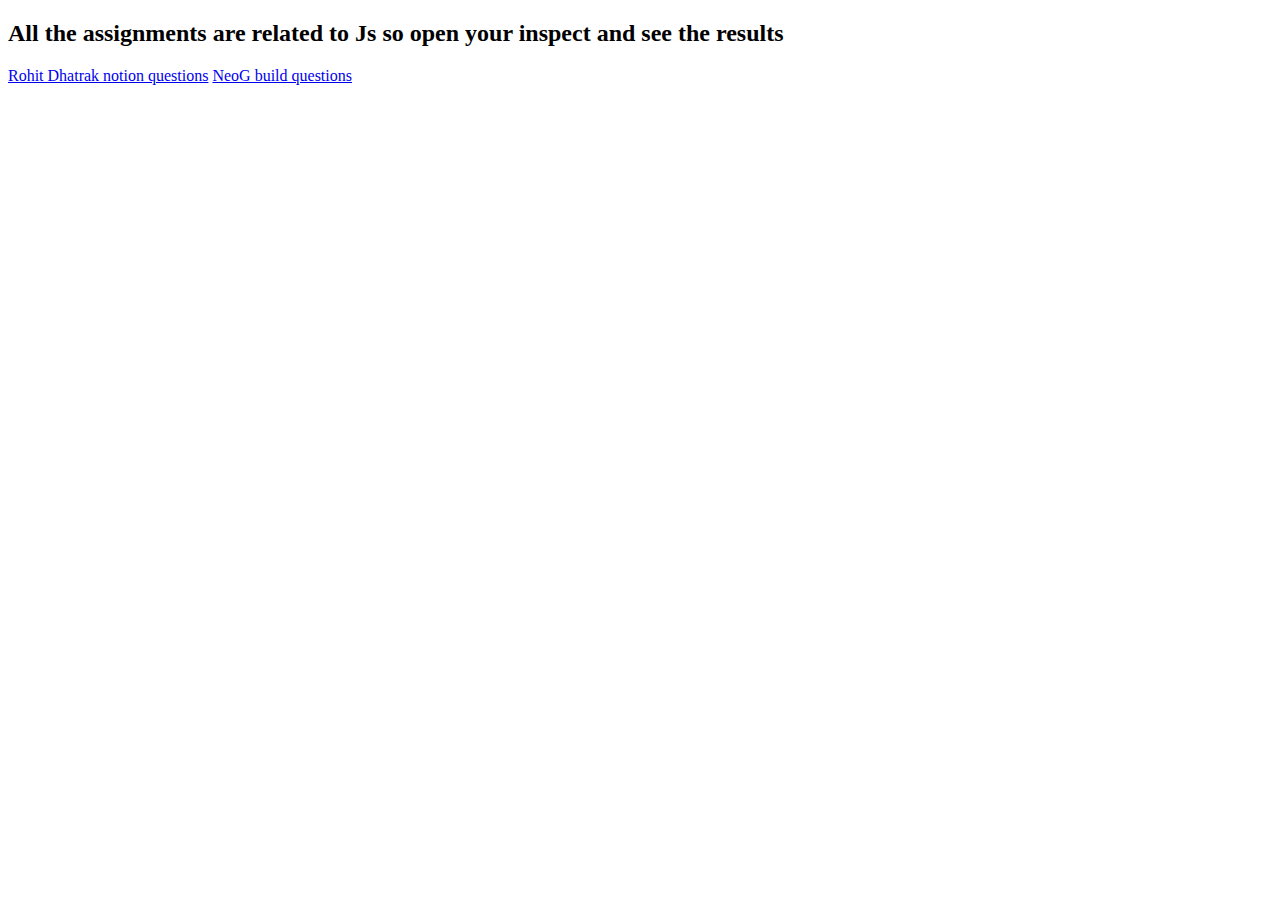
<file: week1/index.html>
<!DOCTYPE html>
<html lang="en">
<head>
    <meta charset="UTF-8">
    <meta http-equiv="X-UA-Compatible" content="IE=edge">
    <meta name="viewport" content="width=device-width, initial-scale=1.0">
    <title>Week 1 Assignments</title>
</head>
<body>
    <h2>All the assignments are related to Js so open your inspect and see the results</h2>
    <a href="es6.html">Rohit Dhatrak notion questions</a>
    <a href="build.html">NeoG build questions</a>
    
</body>

</html>
</file>
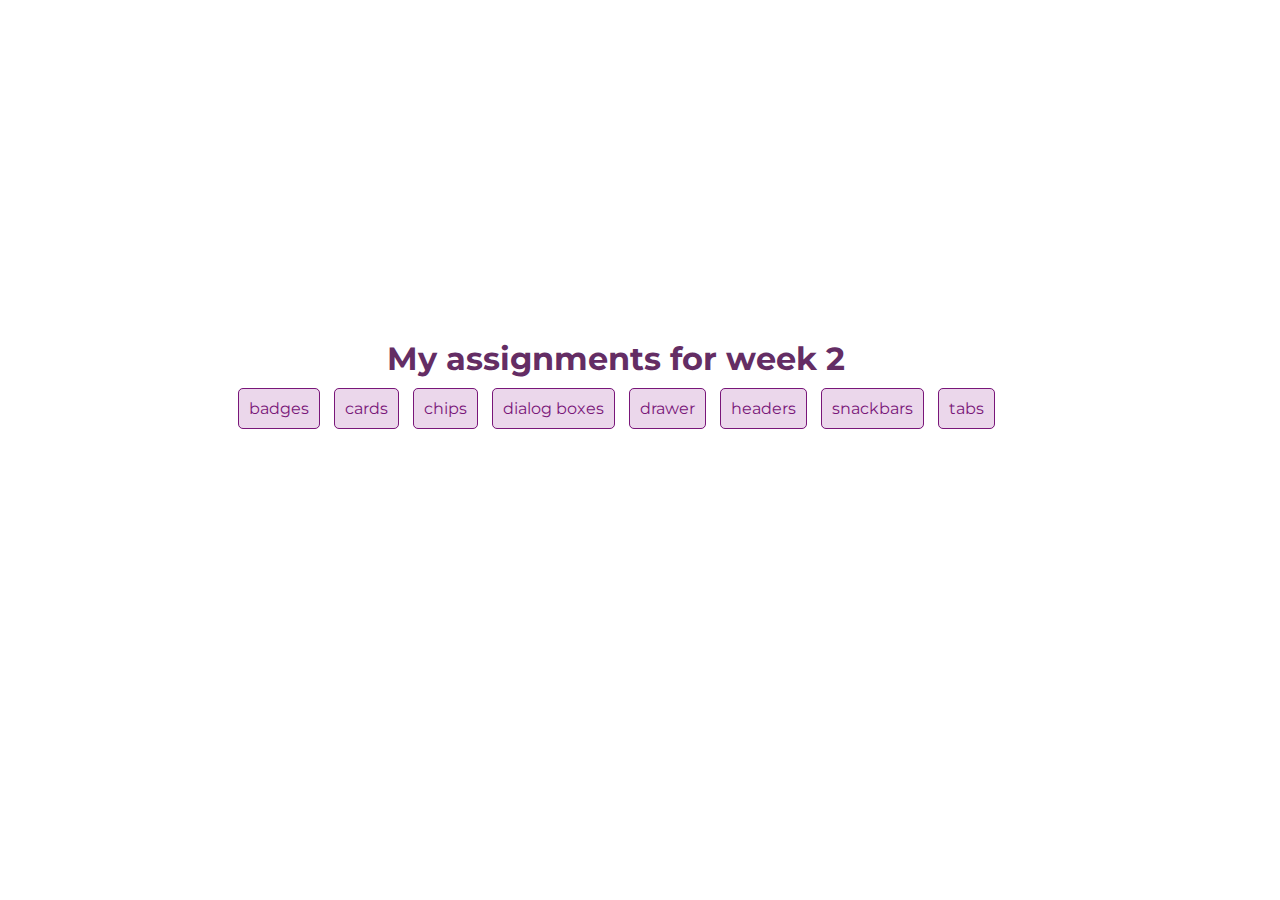
<file: week2.html>
<!DOCTYPE html>
<html lang="en">
<head>
    <meta charset="UTF-8">
    <meta http-equiv="X-UA-Compatible" content="IE=edge">
    <meta name="viewport" content="width=device-width, initial-scale=1.0">
    <link rel="preconnect" href="https://fonts.googleapis.com">
    <link rel="preconnect" href="https://fonts.gstatic.com" crossorigin>
    <link href="https://fonts.googleapis.com/css2?family=DM+Sans&family=Montserrat:wght@300;400&display=swap" rel="stylesheet">
    <link rel="stylesheet" href="week2.css">
    <title>Week 2 Assignment</title>
</head>
<body>
    <main class="main-container">
        <div class="main-head">
            <h1 class="heading">My assignments for week 2</h1>
            <a href="week2/badge/badge.html">badges</a>
            <a href="week2/card/card.html">cards</a>
            <a href="week2/chips/chips.html">chips</a>
            <a href="week2/dialog/dialog.html">dialog boxes</a>
            <a href="week2/drawer/drawer.html">drawer</a>
            <a href="week2/header/head.html">headers</a>
            <a href="week2/snackbar/snackbar.html">snackbars</a>
            <a href="week2/tabs/tab.html">tabs</a>    
        </div>
    </main>
</body>
</html>
</file>
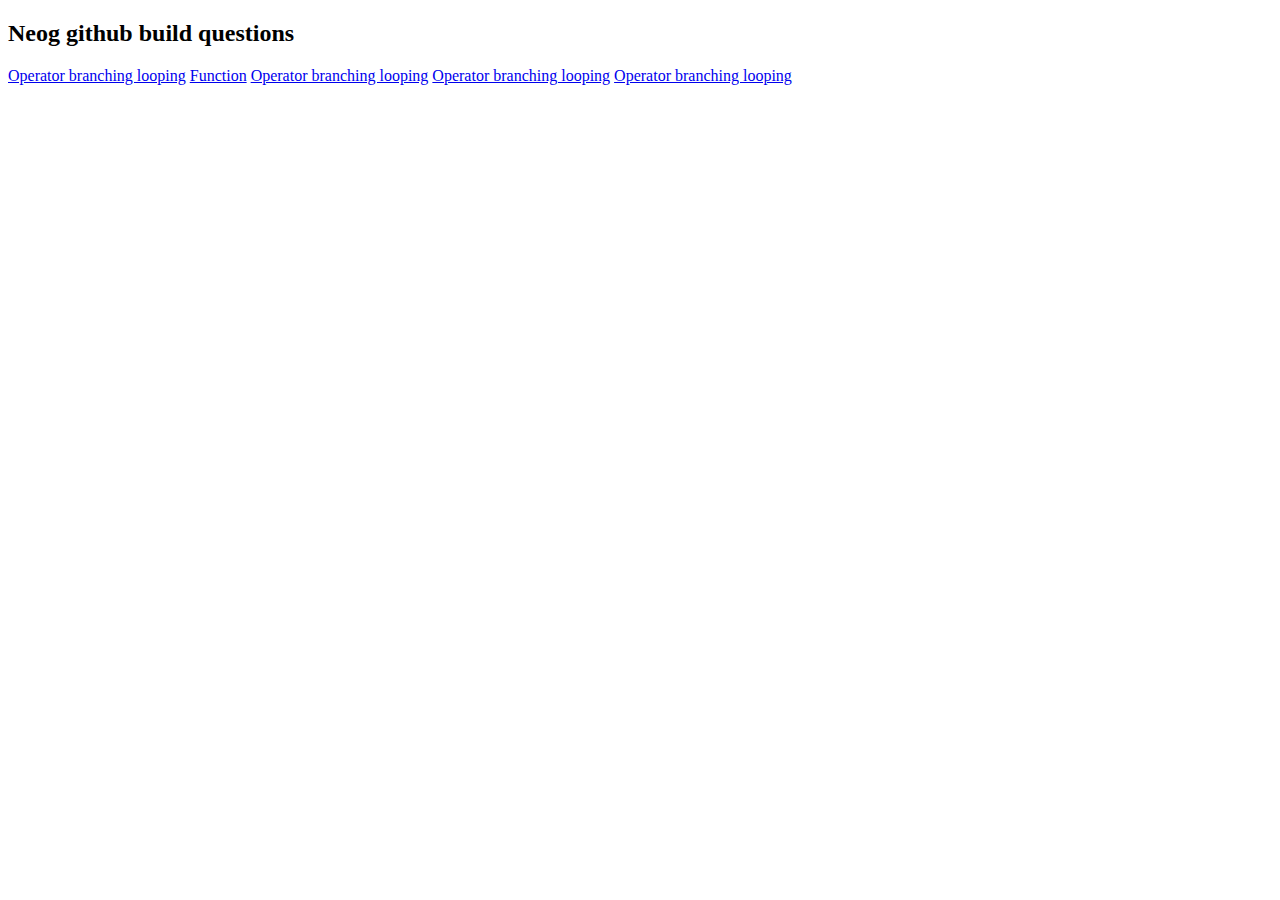
<file: week1/build.html>
<!DOCTYPE html>
<html lang="en">
<head>
    <meta charset="UTF-8">
    <meta http-equiv="X-UA-Compatible" content="IE=edge">
    <meta name="viewport" content="width=device-width, initial-scale=1.0">
    <title>Document</title>
</head>
<body>
    <h2>Neog github build questions</h2>
    <a href="first.html">Operator branching looping</a>
    <a href="second.html">Function</a>
    <a href="third.html">Operator branching looping</a>
    <a href="fourth.html">Operator branching looping</a>
    <a href="fifth.html">Operator branching looping</a>
    
</body>
</html>
</file>
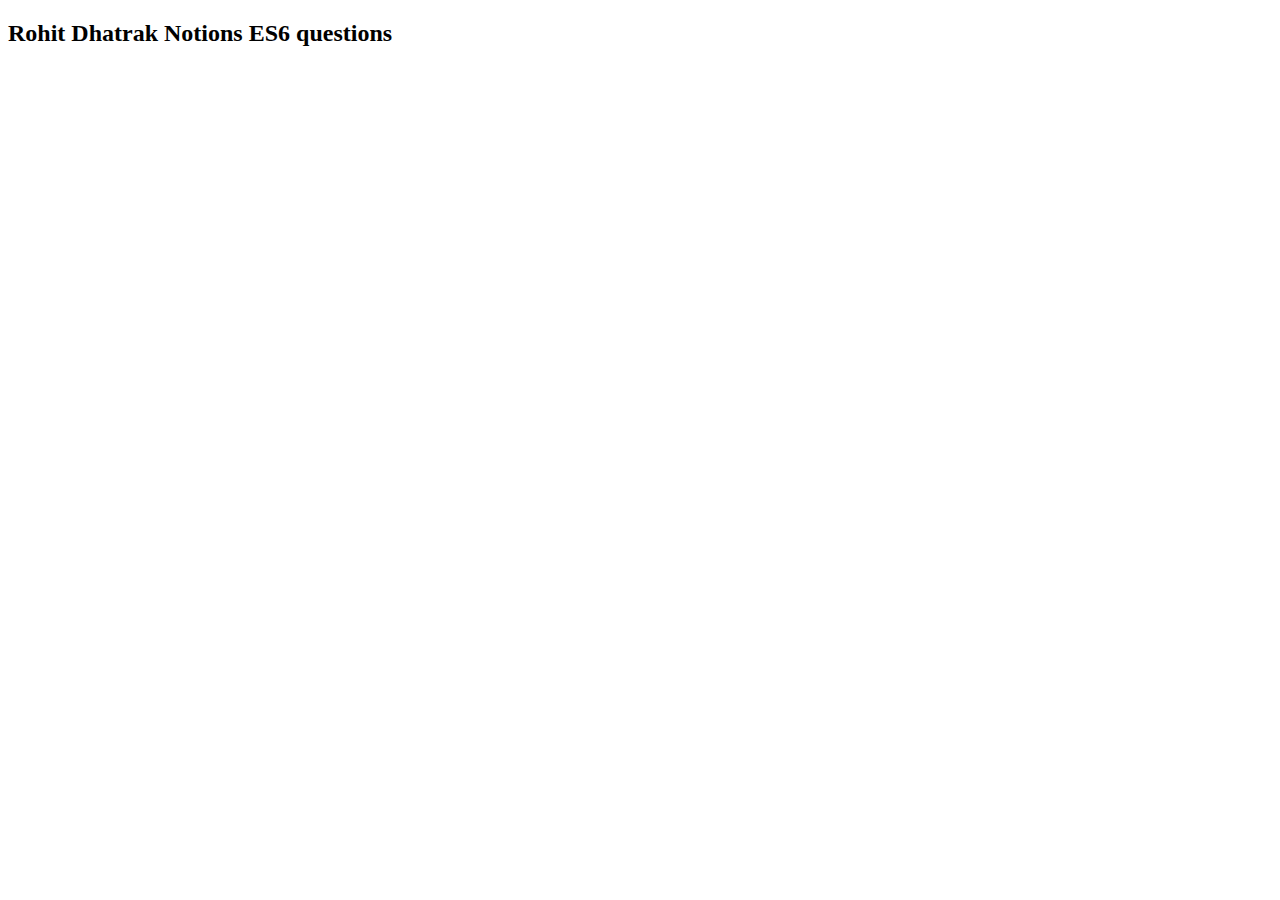
<file: week1/es6.html>
<!DOCTYPE html>
<html lang="en">
<head>
    <meta charset="UTF-8">
    <meta http-equiv="X-UA-Compatible" content="IE=edge">
    <meta name="viewport" content="width=device-width, initial-scale=1.0">
    <title>Document</title>
</head>
<body>
    <h2>Rohit Dhatrak Notions ES6 questions</h2>
    <script src="arrow_func.js"></script>
</body>
</html>
</file>
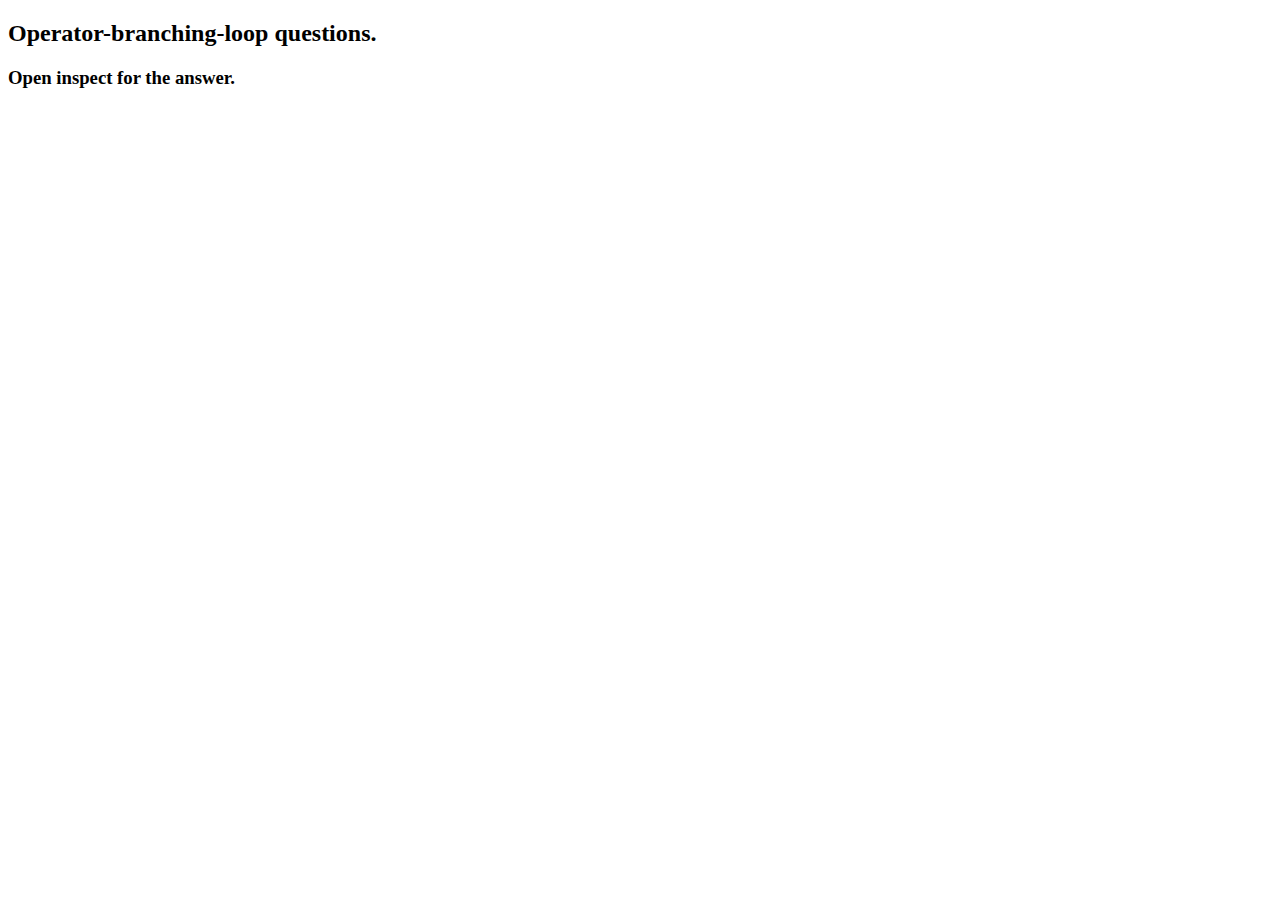
<file: week1/first.html>
<!DOCTYPE html>
<html lang="en">
<head>
    <meta charset="UTF-8">
    <meta http-equiv="X-UA-Compatible" content="IE=edge">
    <meta name="viewport" content="width=device-width, initial-scale=1.0">
    <title>Document</title>
</head>
<body>
    <h2>Operator-branching-loop questions.</h2>
    <h3>Open inspect for the answer.</h3>
    <script src="first.js"></script>
</body>
</html>
</file>
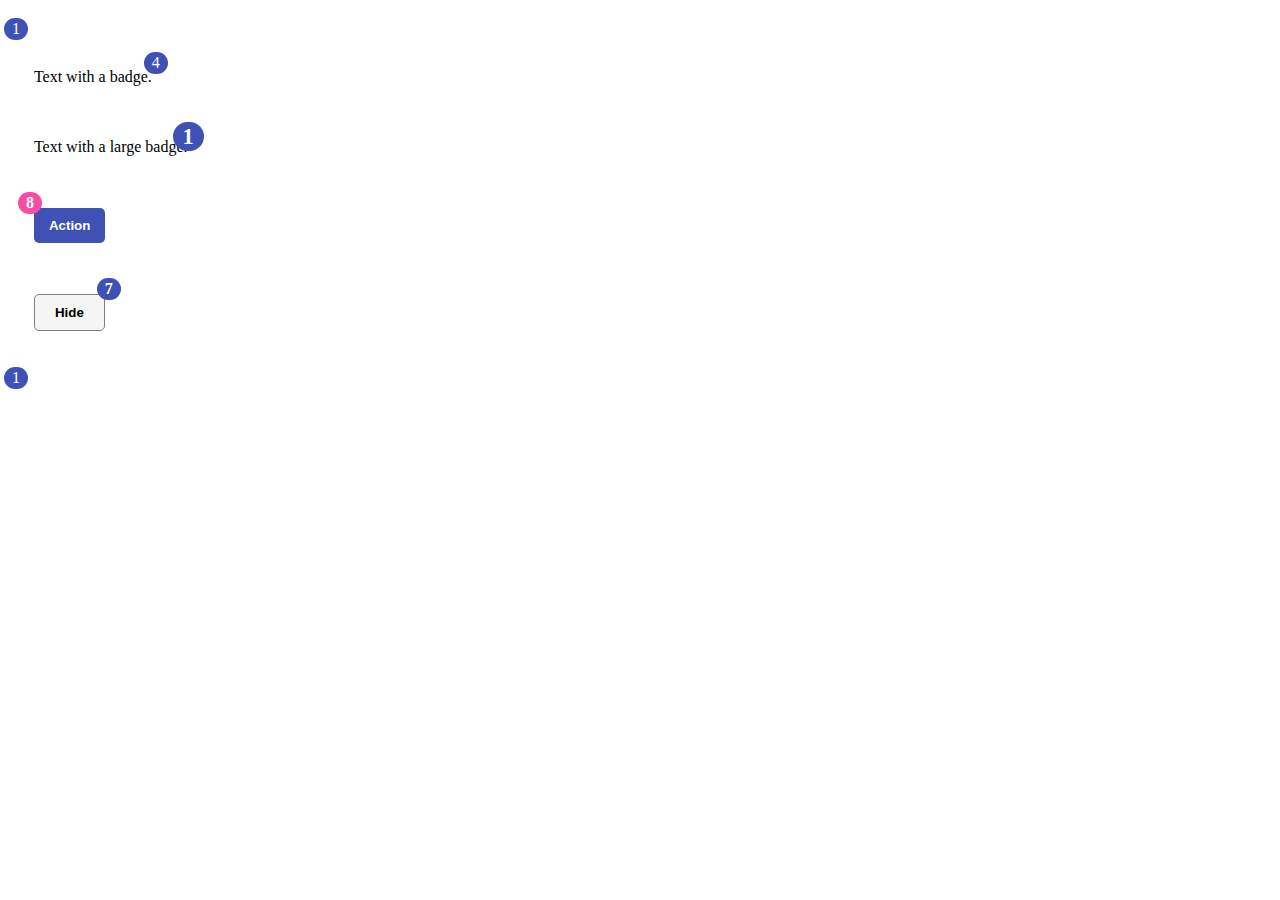
<file: week2/badge/badge.html>
<!DOCTYPE html>
<html lang="en">
<head>
    <meta charset="UTF-8">
    <meta http-equiv="X-UA-Compatible" content="IE=edge">
    <meta name="viewport" content="width=device-width, initial-scale=1.0">
    <link rel="stylesheet" href="https://pro.fontawesome.com/releases/v5.10.0/css/all.css" integrity="sha384-AYmEC3Yw5cVb3ZcuHtOA93w35dYTsvhLPVnYs9eStHfGJvOvKxVfELGroGkvsg+p" crossorigin="anonymous"/>
    <link rel="stylesheet" href="badge.css">
    <title>Badge</title>
</head>
<body>
    
    <div class="container">
        <i class="fas fa-envelope fa-7x"></i>
        <div class="badge">1</div>
    </div>

    <div class="cont">
        <div class="container-text">
            Text with a badge.
            <div class="badge-1">4</div>
        </div>
    </div>
    <div class="cont">
        <div class="container-text">
            Text with a large badge.
            <div class="badge-2">1</div>
        </div>
    </div>
    <div class="cont">
        <div class="container-text">
            <button class="action-btn">Action</button>
            <div class="badge-3">8</div>
        </div>
    </div>
    <div class="cont">
        <div class="container-text">
            <button class="hide-btn">Hide</button>
            <div class="badge-4">7</div>
        </div>
    </div>
    <div class="cont">
    <div class="container">
        <i class="fas fa-home fa-3x"></i>
        <div class="badge">1</div>
    </div>
</div>
    
</body>
</html>
</file>
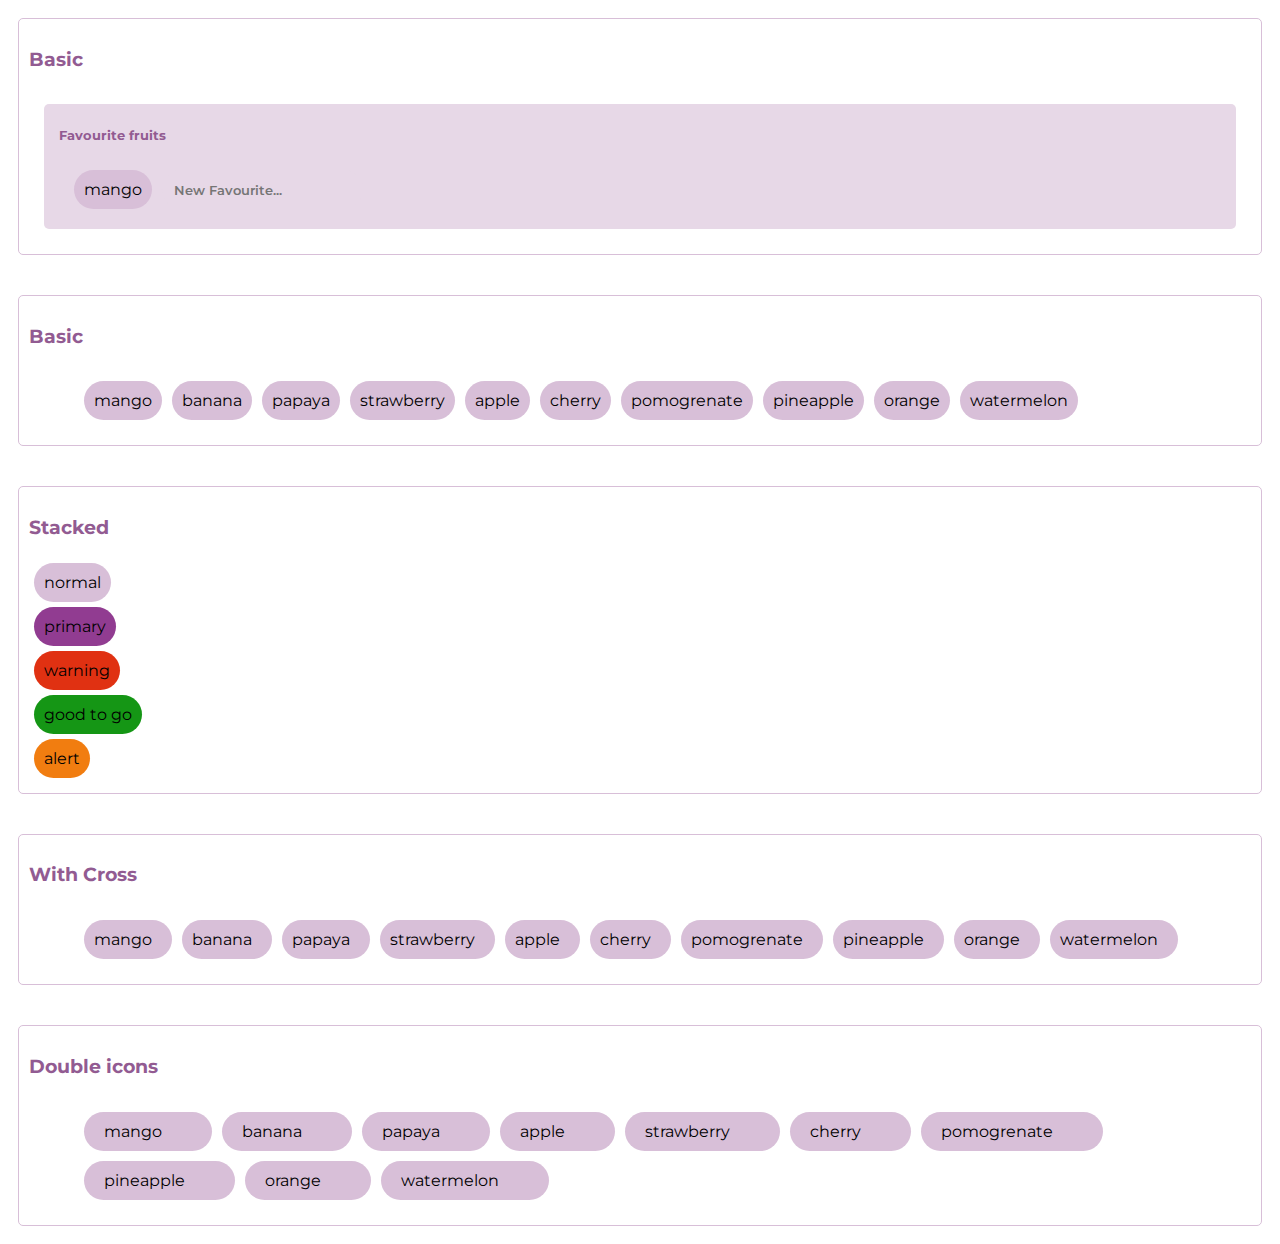
<file: week2/chips/chips.html>
<!DOCTYPE html>
<html lang="en">
<head>
    <meta charset="UTF-8">
    <meta http-equiv="X-UA-Compatible" content="IE=edge">
    <meta name="viewport" content="width=device-width, initial-scale=1.0">
    <link rel="stylesheet" href="https://pro.fontawesome.com/releases/v5.10.0/css/all.css" integrity="sha384-AYmEC3Yw5cVb3ZcuHtOA93w35dYTsvhLPVnYs9eStHfGJvOvKxVfELGroGkvsg+p" crossorigin="anonymous"/>
    <link rel="preconnect" href="https://fonts.googleapis.com">
    <link rel="preconnect" href="https://fonts.gstatic.com" crossorigin>
    <link href="https://fonts.googleapis.com/css2?family=DM+Sans&family=Montserrat:wght@300;400&display=swap" rel="stylesheet">
    <link rel="stylesheet" href="chips.css">
    <title>Chips</title>
</head>
<body>
    <div class="container">
        <div class="find-container main-container">
            <header class="head">
                <h3>Basic</h3>
            </header>
            <div class="chips-container marginned">
                <h5>Favourite fruits</h5>
                <ul class="chips-list margin">
                    <li class="list-item input">mango</li>
                    <li class="list-item input user-input"> <input type="text" class="input-fruit" placeholder="New Favourite..."></li>
                </ul>
                
            </div>
        </div>
        <div class="basic-container main-container">
            <header class="head">
                <h3>Basic</h3>
            </header>
            <div class="chips-container">
                <ul class="chips-list">
                    <li class="list-item ">mango</li>
                    <li class="list-item ">banana</li>
                    <li class="list-item ">papaya</li>
                    <li class="list-item ">strawberry</li>
                    <li class="list-item ">apple</li>
                    <li class="list-item ">cherry</li>
                    <li class="list-item ">pomogrenate</li>
                    <li class="list-item ">pineapple</li>
                    <li class="list-item ">orange</li>
                    <li class="list-item ">watermelon</li>
                </ul>
            </div>
        </div>
        <div class="stacked-container main-container">
            <header class="head">
                <h3>Stacked</h3>
            </header>
            <div class="chips-container ">
                <div class="list-item stacked normal">normal</div>
                <div class="list-item stacked primary">primary</div>
                <div class="list-item stacked warning">warning</div>
                <div class="list-item stacked good">good to go</div>
                <div class="list-item stacked alert">alert</div>
            </div>
        </div>
        <div class="dismissing-container main-container">
            <header class="head">
                <h3>With Cross</h3>
            </header>
            <div class="chips-container">
                <ul class="chips-list">
                    <li class="list-item">mango<span class="icon-cross"><i class="fal fa-times-circle"></i></span></li>
                    <li class="list-item">banana<span class="icon-cross"><i class="fal fa-times-circle"></i></span></li>
                    <li class="list-item">papaya<span class="icon-cross"><i class="fal fa-times-circle"></i></span></li>
                    <li class="list-item">strawberry<span class="icon-cross"><i class="fal fa-times-circle"></i></span></li>
                    <li class="list-item">apple<span class="icon-cross"><i class="fal fa-times-circle"></i></span></li>
                    <li class="list-item">cherry<span class="icon-cross"><i class="fal fa-times-circle"></i></span></li>
                    <li class="list-item">pomogrenate<span class="icon-cross"><i class="fal fa-times-circle"></i></span></li>
                    <li class="list-item">pineapple<span class="icon-cross"><i class="fal fa-times-circle"></i></span></li>
                    <li class="list-item">orange<span class="icon-cross"><i class="fal fa-times-circle"></i></span></li>
                    <li class="list-item">watermelon<span class="icon-cross"><i class="fal fa-times-circle"></i></span></li>
                </ul>
            </div>
        </div>
        <div class="double-icons-container main-container">
            <header class="head">
                <h3>Double icons</h3>
            </header>
            <div class="chips-container">
                <ul class="chips-list">
                    <li class="list-item flex-list">
                        <span class="left "><i class="fal fa-seedling"></i>mango</span>
                        <span class="right"><i class="fal fa-times-circle"></i></span>
                    </li>
                    <li class="list-item flex-list">
                        <span class="left "><i class="fal fa-seedling"></i>banana</span>
                        <span class="right"><i class="fal fa-times-circle"></i></span>
                    </li>
                    <li class="list-item flex-list">
                        <span class="left"><i class="fal fa-seedling"></i>papaya</span>
                        <span class="right"><i class="fal fa-times-circle"></i></span>
                    </li>
                    <li class="list-item flex-list">
                        <span class="left"><i class="fal fa-seedling"></i>apple</span>
                        <span class="right"><i class="fal fa-times-circle"></i></span>
                    </li>
                    <li class="list-item flex-list">
                        <span class="left"><i class="fal fa-seedling"></i>strawberry</span>
                        <span class="right"><i class="fal fa-times-circle"></i></span>
                    </li>
                    <li class="list-item flex-list">
                        <span class="left"><i class="fal fa-seedling"></i>cherry</span>
                        <span class="right"><i class="fal fa-times-circle"></i></span>
                    </li>
                    <li class="list-item flex-list">
                        <span class="left"><i class="fal fa-seedling"></i>pomogrenate</span>
                        <span class="right"><i class="fal fa-times-circle"></i></span>
                    </li>
                    <li class="list-item flex-list">
                        <span class="left"><i class="fal fa-seedling"></i>pineapple</span>
                        <span class="right"><i class="fal fa-times-circle"></i></span>
                    </li>
                    <li class="list-item flex-list">
                        <span class="left"><i class="fal fa-seedling"></i>orange</span>
                        <span class="right"><i class="fal fa-times-circle"></i></span>
                    </li>
                    <li class="list-item flex-list">
                        <span class="left"><i class="fal fa-seedling"></i>watermelon</span>
                        <span class="right"><i class="fal fa-times-circle"></i></span>
                    </li>
                    
                </ul>
            </div>
        </div>
        
    </div>
</body>
</html>
</file>
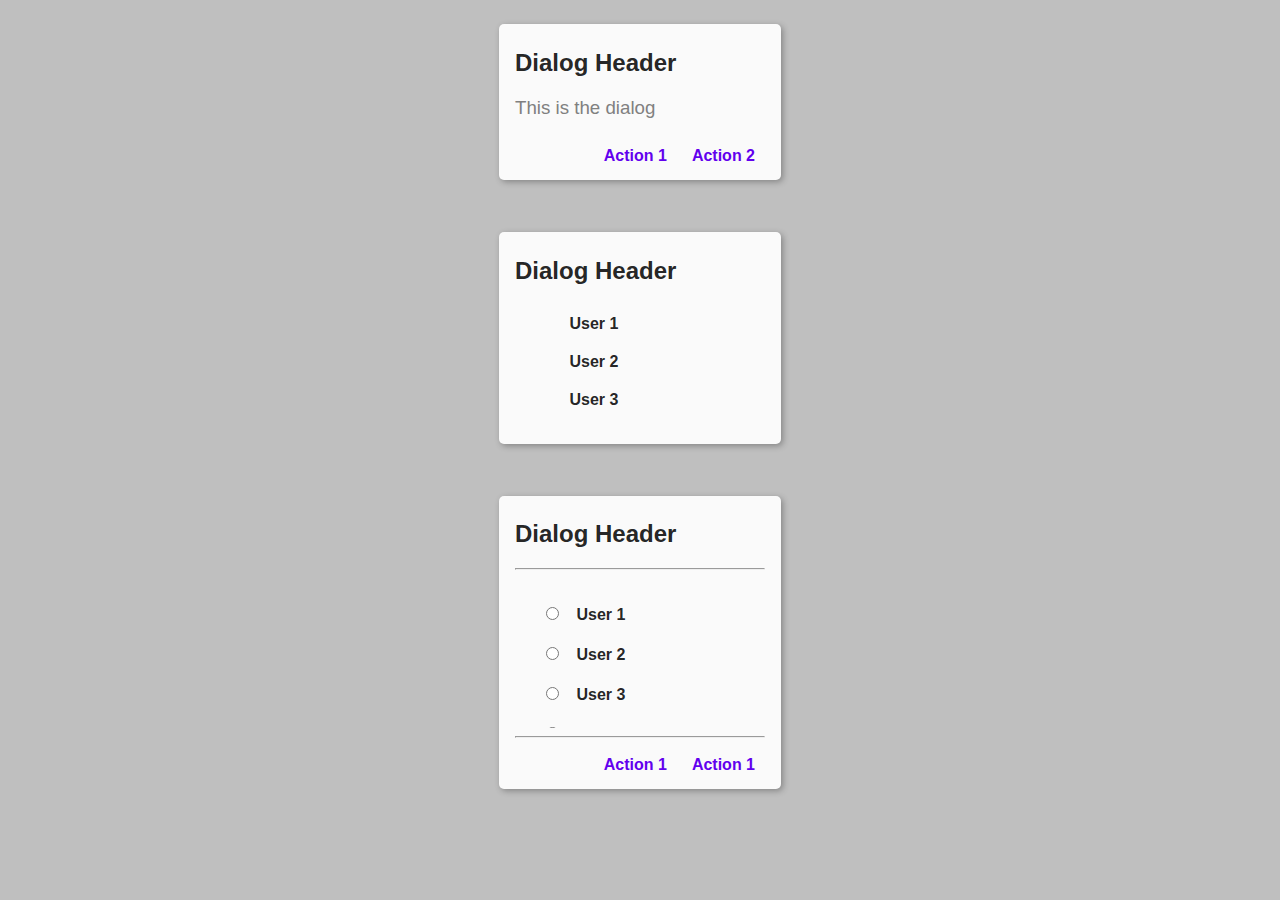
<file: week2/dialog/dialog.html>
<!DOCTYPE html>
<html lang="en">

<head>
    <meta charset="UTF-8">
    <meta http-equiv="X-UA-Compatible" content="IE=edge">
    <meta name="viewport" content="width=device-width, initial-scale=1.0">
    <link rel="stylesheet" href="https://pro.fontawesome.com/releases/v5.10.0/css/all.css"
        integrity="sha384-AYmEC3Yw5cVb3ZcuHtOA93w35dYTsvhLPVnYs9eStHfGJvOvKxVfELGroGkvsg+p" crossorigin="anonymous" />
    <link rel="stylesheet" href="dialog.css">
    <title>Dialog</title>
</head>

<body>
    <main class="container">
        <article class="main-article alert">
            <header class="headline">
                <h2>Dialog Header</h2>
            </header>
            <h3 class="para">This is the dialog</h3>
            <div class="options">
                <button class="action-btn">Action 1</button>
                <button class="action-btn">Action 2</button>
            </div>
        </article>

        <article class="main-article alert">
            <header class="headline">
                <h2>Dialog Header</h2>
            </header>
            <div class="user-list">
                <ul class="list">
                    <li><span class="icon"><i class="fal fa-user fa-2x"></i></span>
                        <span class="name">User 1 </span></li>
                    <li><span class="icon"><i class="fal fa-user fa-2x"></i></span>
                        <span class="name">User 2 </span></li>
                    <li><span class="icon"><i class="fal fa-user fa-2x"></i></span>
                        <span class="name">User 3 </span></li>
                </ul>
            </div>
        </article>

        <article class="main-article confirmation">
            <header class="headline">
                <h2>Dialog Header</h2>
            </header>

            <hr>

            <div class="user-choose">
                <ul class="list2">
                    <li class="choosing-list">
                        <input type="radio" class="user-name" name="users">
                        <label for="users">User 1 </label>
                    <li class="choosing-list">
                        <input type="radio" class="user-name" name="users">
                        <label for="users">User 2 </label>
                    <li class="choosing-list">
                        <input type="radio" class="user-name" name="users">
                        <label for="users">User 3 </label>
                    <li class="choosing-list">
                        <input type="radio" class="user-name" name="users">
                        <label for="users">User 4 </label>
                    <li class="choosing-list">
                        <input type="radio" class="user-name" name="users">
                        <label for="users">User 5 </label>
                </ul>
            </div>
            <hr>
            <div class="options">
                <button class="action-btn">Action 1</button>
                <button class="action-btn">Action 1</button>
            </div>
        </article>
    </main>
</body>

</html>
</file>
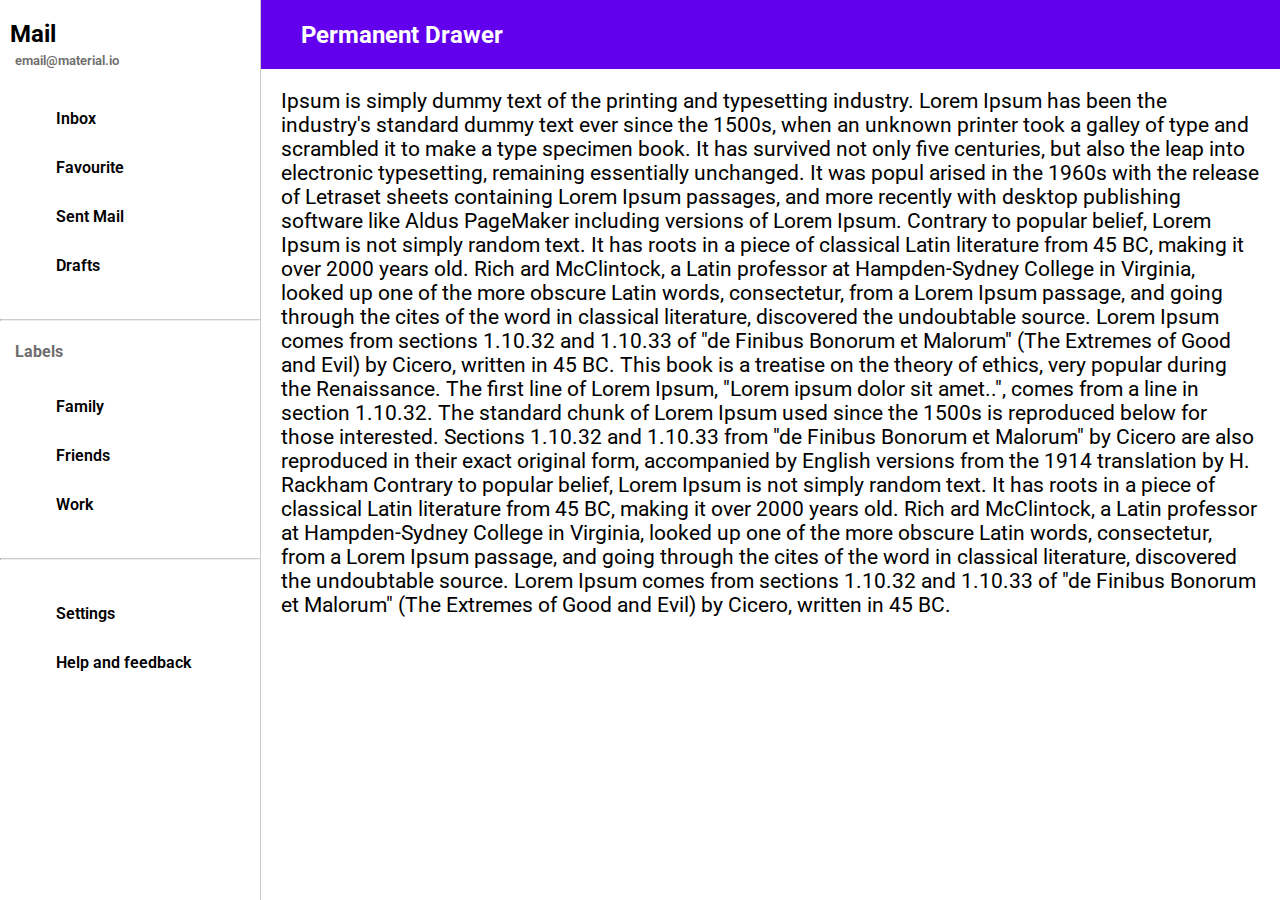
<file: week2/drawer/drawer.html>
<!DOCTYPE html>
<html lang="en">
<head>
    <meta charset="UTF-8">
    <meta http-equiv="X-UA-Compatible" content="IE=edge">
    <meta name="viewport" content="width=device-width, initial-scale=1.0">
    <link rel="stylesheet" href="https://pro.fontawesome.com/releases/v5.10.0/css/all.css" integrity="sha384-AYmEC3Yw5cVb3ZcuHtOA93w35dYTsvhLPVnYs9eStHfGJvOvKxVfELGroGkvsg+p" crossorigin="anonymous"/>
    <link rel="preconnect" href="https://fonts.googleapis.com">
    <link rel="preconnect" href="https://fonts.gstatic.com" crossorigin>
    <link href="https://fonts.googleapis.com/css2?family=DM+Sans&family=Roboto:wght@100;300&display=swap" rel="stylesheet">
    <link rel="stylesheet" href="drawer.css">
    <title>Drawer</title>
</head>
<body>
    <div class="main-container">
        <article  class="drawer border">
            <div class="heading">
                <h2 class="head">Mail</h2>
                <h5>email@material.io</h5>
            </div>
            
            <div class="user-choose">
                <ul class="list2">
                    <li class="choosing-list">
                        <span><i class="fad fa-inbox"></i></span>
                        <span>Inbox</span></li>
                    <li class="choosing-list">
                        <span><i class="fas fa-star"></i></span>
                        <span>Favourite</span></li>
                    <li class="choosing-list"> 
                        <span><i class="fad fa-paper-plane"></i></span>
                        <span>Sent Mail</span></li>
                    <li class="choosing-list"> 
                        <span><i class="fad fa-envelope-open"></i></span>
                        <span>Drafts</span></li>
                </ul>
                    <hr>
                    <h4 class="label">Labels</h4>
                <ul class="list2">
                    <li class="choosing-list">
                        <span><i class="fas fa-bookmark"></i></span>
                        <span>Family</span></li>
                    <li class="choosing-list">
                        <span><i class="fas fa-bookmark"></i></span>
                        <span>Friends</span></li>
                    <li class="choosing-list"> 
                        <span><i class="fas fa-bookmark"></i></span>
                        <span>Work</span></li>
                    </ul>
                    <hr>
                    <ul class="list2">
                        <li class="choosing-list">
                            <span><i class="fad fa-cog"></i></span>
                            <span>Settings</span></li>
                        <li class="choosing-list">
                            <span><i class="fad fa-info-square"></i></span>
                            <span>Help and feedback</span></li>
                        
                        </ul>
            </div>
            
            
        </article>
        <div class="complete-area">
            <div class="content-head">
                <h3>Permanent Drawer</h3>
            </div>
            <main class="content">
            
                 Ipsum is simply dummy text of the printing and typesetting industry. Lorem Ipsum has been the industry's standard dummy text ever since the 1500s, when an unknown printer took a galley of type and 
            
                scrambled it to make a type specimen book. It has survived not only five centuries, but also the leap into electronic typesetting, remaining essentially unchanged. It was popul
                arised in the 1960s with the release of Letraset sheets containing Lorem Ipsum passages, and more recently with desktop publishing software like Aldus PageMaker including versions of Lorem Ipsum.
                Contrary to popular belief, Lorem Ipsum is not simply random text. It has roots in a piece of classical Latin literature from 45 BC, making it over 2000 years old. Rich
                ard McClintock, a Latin professor at Hampden-Sydney College in Virginia, looked up one of the more obscure Latin words, consectetur, from a Lorem Ipsum passage, and going through the cites of the word in classical literature, discovered the undoubtable source. Lorem Ipsum comes from sections 1.10.32 and 1.10.33 of "de Finibus Bonorum et Malorum" (The Extremes of Good and Evil) by Cicero, written in 45 BC. This book is a treatise on the theory of ethics, very popular during the Renaissance. The first line of Lorem Ipsum, "Lorem ipsum dolor sit amet..", comes from a line in section 1.10.32.

                The standard chunk of Lorem Ipsum used since the 1500s is reproduced below for those interested. Sections 1.10.32 and 1.10.33 from "de Finibus Bonorum et Malorum" by Cicero are also reproduced in their exact original form, accompanied by English versions from the 1914 translation by H. Rackham
                Contrary to popular belief, Lorem Ipsum is not simply random text. It has roots in a piece of classical Latin literature from 45 BC, making it over 2000 years old. Rich
                ard McClintock, a Latin professor at Hampden-Sydney College in Virginia, looked up one of the more obscure Latin words, consectetur, from a Lorem Ipsum passage, and going through the cites of the word in classical literature, discovered the undoubtable source. Lorem Ipsum comes from sections 1.10.32 and 1.10.33 of "de Finibus Bonorum et Malorum" (The Extremes of Good and Evil) by Cicero, written in 45 BC.
                
            
        </main>
    </div>
</div>
</body>
</html>
</file>
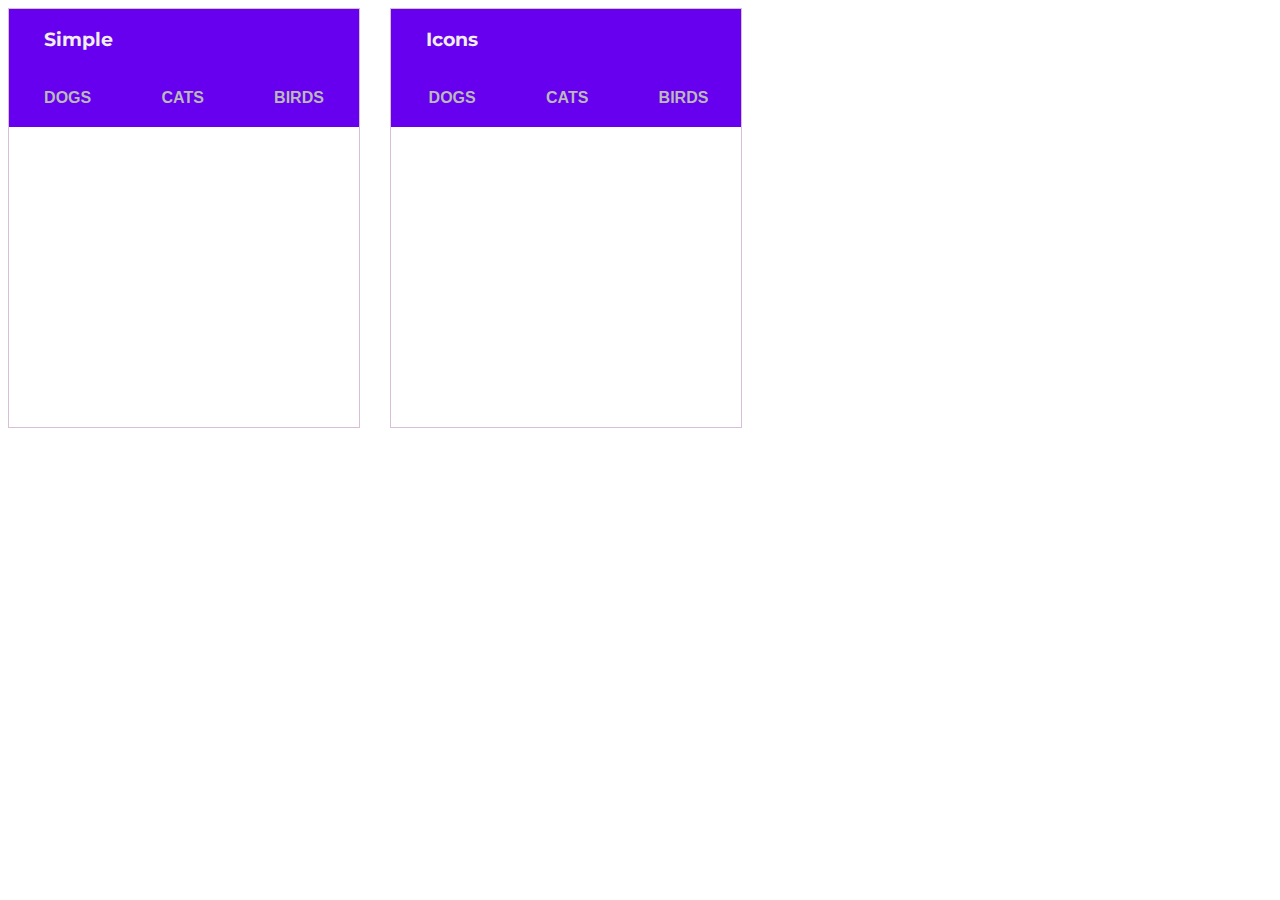
<file: week2/tabs/tab.html>
<!DOCTYPE html>
<html lang="en">
<head>
    <meta charset="UTF-8">
    <meta http-equiv="X-UA-Compatible" content="IE=edge">
    <meta name="viewport" content="width=device-width, initial-scale=1.0">
    <link rel="stylesheet" href="https://pro.fontawesome.com/releases/v5.10.0/css/all.css" integrity="sha384-AYmEC3Yw5cVb3ZcuHtOA93w35dYTsvhLPVnYs9eStHfGJvOvKxVfELGroGkvsg+p" crossorigin="anonymous"/>
    <link rel="preconnect" href="https://fonts.googleapis.com">
    <link rel="preconnect" href="https://fonts.gstatic.com" crossorigin>
    <link href="https://fonts.googleapis.com/css2?family=DM+Sans&family=Montserrat:wght@300;400&display=swap" rel="stylesheet">
    <link rel="stylesheet" href="tab.css">
    <title>Tabs</title>
</head>
<body>
    <main class="container">
        <article class="main-container">
    
    <header class="heading">
        
        <h3><i class="far fa-bars ham"></i>Simple</h3>
        <div class="side-icons">
            <ul class="list">
                <li class="list-item"><i class="fas fa-share-alt"></i></li>
                <li class="list-item"><i class="far fa-search"></i></li>
                <li class="list-item"><i class="fas fa-ellipsis-v"></i></li>
            </ul>
        </div>
    </header>
    <div class="tabs">
        <button class="tab-btn">DOGS</button>
        <button class="tab-btn">CATS</button>
        <button class="tab-btn">BIRDS</button>
    </div>
    <div class="space">

    </div>
</article>
<article class="main-container">
    
    <header class="heading">
        
        <h3><i class="far fa-bars ham"></i>Icons</h3>
        <div class="side-icons">
            <ul class="list">
                <li class="list-item"><i class="fas fa-share-alt"></i></li>
                <li class="list-item"><i class="far fa-search"></i></li>
                <li class="list-item"><i class="fas fa-ellipsis-v"></i></li>
            </ul>
        </div>
    </header>
    <div class="tabs">
        <button class="tab-btn"><i class="fas fa-dog icons"></i>DOGS</button>
        <button class="tab-btn"><i class="fas fa-cat icons"></i>CATS</button>
        <button class="tab-btn"><i class="fab fa-earlybirds icons"></i>BIRDS</button>
    </div>
    <div class="space">

    </div>
</article>
<!-- <article class="main-container">
    
    <header class="heading">
        
        <h3><i class="far fa-bars ham"></i>Icons</h3>
        <div class="side-icons">
            <ul class="list">
                <li class="list-item"><i class="fas fa-share-alt"></i></li>
                <li class="list-item"><i class="far fa-search"></i></li>
                <li class="list-item"><i class="fas fa-ellipsis-v"></i></li>
            </ul>
        </div>
    </header>
    <div class="tabs width">
        <button class="tab-btn"><i class="fas fa-dog icons"></i>DOGS</button>
        <button class="tab-btn"><i class="fas fa-cat icons"></i>CATS</button>
        <button class="tab-btn"><i class="fab fa-earlybirds icons"></i>BIRDS</button>
        <button class="tab-btn"><i class="fas fa-dog icons"></i>DOGS</button>
        <button class="tab-btn"><i class="fas fa-cat icons"></i>CATS</button>
        <button class="tab-btn"><i class="fab fa-earlybirds icons"></i>BIRDS</button>
    </div>
    <div class="space">

    </div>
</article> -->
</main>
</body>
</html>
</file>
<file: week2.css>
html{
    font-size: 100%; 
   font-family: 'DM Sans', sans-serif;
   font-family: 'Montserrat', sans-serif;

}
body{
    display: flex;
    justify-content: center;
    align-items: center;
    height: 80vh;
    width: 95%;
}
main{
    text-align: center;
}
a{
    width:fit-content;
    padding: 10px;
    margin: 5px;
    background-color: rgb(235, 215, 235);
    border-radius: 5px;
    border: 1px solid rgb(121, 22, 121);
    color: rgb(121, 22, 121);
    text-decoration: none;
}
h1{
    color: rgb(100, 45, 100);
}
</file>
<file: week2/badge/badge.css>
html{
    font-size: 100%;
}

/* container for envelope div */
.container{
    position: relative;
    display: inline-block;
    margin:10px;
    padding: 5px;

}
/* badge properties for envelope icon  */
.badge{
    background-color: #3f51b5;
    color: white;
    position: absolute;
    
    right: 0;
    top: 0;
    border: none;
    border-radius: 1rem;
    padding: 2px 0.5rem 2px 0.5rem; 
}

/* container properties with badge with texts */
.container-text{
    position: relative; 
    display: inline-block;
    margin: 0.62rem;
    padding: 1rem;
    
}

/* small badge properties */
.badge-1{
    background-color: #3f51b5;
    color: white;
    position: absolute;
    right: 0;
    top: 0;
    border: none;
    border-radius: 1rem;
    padding: 2px 0.5rem 2px 0.5rem; 
}

/* large badge properties */
.badge-2{
    background-color: #3f51b5;
    color: white;
    position: absolute;
    font-size: 140%;
    width: 15px;
    height: 25px;
    font-weight: bold;
    text-align: center;
    right: 0;
    top: 0;
    border: none;
    border-radius: 1rem;
    padding: 2px 0.5rem 2px 0.5rem; 
}
/* action button properties */
.action-btn{
    border: none;
    border-radius: 5px;
    background-color: #3f51b5;
    padding: 10px 15px 10px 15px;
    color: white;
    font-weight: bold;
    cursor: pointer;
}
/* action button badge properties */
.badge-3{
    background-color: rgb(250, 76, 163);
    color: white;
    position: absolute;
    left: 0;
    top: 0;
    border: none;
    border-radius: 1rem;
    font-weight: bold;
    padding: 2px 0.5rem 2px 0.5rem; 
}
/* hide button properties */
.hide-btn{
    border: 0.5px solid gray;
    border-radius: 5px;
    background-color: whitesmoke;
    padding: 10px 20px 10px 20px;
    color: black;
    font-weight: bold;
    cursor: pointer;

}
/* hide button badge properties */
.badge-4{
    background-color: #3f51b5;
    color: white;
    position: absolute;
    right: 0;
    top: 0;
    border: none;
    border-radius: 1rem;
    font-weight: bold;
    padding: 2px 0.5rem 2px 0.5rem; 
}
</file>
<file: week2/chips/chips.css>
html{
    font-size: 100%;
    font-family: 'DM Sans', sans-serif;
    font-family: 'Montserrat', sans-serif;
}
.container{
    display: flex;
    flex-direction: column;
    gap: 20px;
}
.main-container{
    display: flex;
    flex-direction: column;
    border: 1px solid thistle;
    border-radius: 5px;
    margin: 10px;
    padding: 10px;
    cursor: pointer; 
}
.main-container:hover{
    border-bottom: 2px solid rgb(83, 33, 83);
}
.head{
    width: 100%;
    color: rgb(146, 91, 146);
    
}
 .margin{
    /* margin: 0; */
    padding: 0;
}
li .input{
    background-color:thistle;
}
input{
    border: none;
    outline: none;
    background-color: rgb(231, 216, 231);
}
.user-input{
    background-color: rgb(231, 216, 231);
}
.user-input:hover{
    background-color: rgb(231, 216, 231);
}
::placeholder{
    font-weight: 600;
    font-family: 'Montserrat', sans-serif;
}
h5{
    color: rgb(146, 91, 146);
}
.marginned{
    margin: 15px;
    padding: 0px 0px 5px 15px;
    background-color: rgb(231, 216, 231);
    border-radius: 5px;
}
.find-container:hover{
    border-bottom: 1px solid thistle;
}
.marginned:hover{
    border-bottom: 2px solid rgb(83, 33, 83);
}
.icon-cross{
    margin-left: auto;
}
i{
    padding:0px 5px;
    /* margin-left: auto; */
    color: rgb(83, 33, 83);
}

ul{
    list-style-type: none;
    margin: 10px;
    display: flex;
    flex-wrap: wrap;

}

li{
    display: inline-block;
    padding: 10px;
    margin: 5px;
    background-color: thistle;
    border: none;
    border-radius: 20px;
}
li:hover{
    color: white;
    background-color: rgb(145, 60, 145);
}
.flex-list{
    display: flex;
    flex-direction: row;
    
}
.left{
    margin-right: 20px;
}
.right{
    padding:0px 5px;
    margin-left: auto;
    color: rgb(83, 33, 83);
}
.stacked{
    padding: 10px;
    margin: 5px;
    border: none;
    border-radius: 20px;
    width: fit-content;
}
.stacked:hover{
    color: white;
}
.normal{
    background-color: thistle;
}
.normal:hover{
    background-color: rgb(145, 60, 145);
}
.primary{
    background-color: rgb(145, 60, 145);
}
.primary:hover{
    background-color: rgb(150, 26, 127);
}
.warning{
    background-color: rgb(224, 49, 18);
}
.warning:hover{
    background-color: rgb(201, 40, 12);
}
.good{
    background-color: rgb(21, 150, 21);
}
.good:hover{
    background-color: rgb(9, 105, 9);
}
.alert{
    background-color: rgb(241, 125, 16);
}
.alert:hover{
    background-color: rgb(226, 123, 26);
}
</file>
<file: week2/dialog/dialog.css>
html {
  font-size: 100%;
  font-family: Roboto, sans-serif;
}
body {
  background: rgba(0, 0, 0, 0.25);
}
main {
  display: flex;
  flex-direction: column;
  justify-content: center;
  align-items: center;
  gap: 20px;
}

.main-article {
  /* flex: 1 1 140px; */
  width: 250px;
  /* border: 1px solid grey; */
  margin: 1rem;
  padding: 0.3rem 1rem;
  /* padding-left: 1rem; */
  font-size: 1rem;
  background: #fafafa;
  border-radius: 5px;
  box-shadow: 2px 2px 6px 0px rgba(0, 0, 0, 0.3);
}

h2 {
  font-weight: 600;
  color: rgba(0, 0, 0, 0.87);
}
h3 {
  font-weight: 500;
  color: gray;
}
.options {
  display: flex;
  justify-content: flex-end;
  align-items: center;
  gap: 5px;
}
.action-btn {
  color: #6200ee;
  border: none;
  font-size: 1rem;
  padding: 10px;
  font-weight: 600;
  background: #fafafa;
  transition-duration: 0.4s;
}
.action-btn:hover {
  background: #d4c9e4;
  border-radius: 5px;
}

span {
  display: inline-block;
}
.icon {
  padding: 10px;
}
.name {
  margin: 10px;
  font-size: 1rem;
  font-weight: 600;
  color: rgba(0, 0, 0, 0.87);
}
ul {
  list-style-type: none;
  padding: 0px 20px 20px 20px;
  margin: 0;
}
.user-choose {
  height: 150px;
  overflow-y: scroll;
}
.list2 {
  padding: 1rem;
}
.user-name {
  padding: 1rem;
}
.choosing-list {
  padding: 10px;
  transition-duration: 0.4s;
}
.choosing-list:hover {
  background: rgb(196, 194, 194);
  border-radius: 5px;
}
label {
  margin: 10px;
  font-size: 1rem;
  font-weight: 600;
  color: rgba(0, 0, 0, 0.87);
}
</file>
<file: week2/drawer/drawer.css>
html{
    font-size: 100%;
    font-family: 'DM Sans', sans-serif;
    font-family: 'Roboto', sans-serif;
}
body{
    margin: 0;
}

/* hr{
    width: 100%;
} */

.main-container{
    display: flex;
    
}

.complete-area{
    display: flex;
    flex-direction: column;
    width: 100%;
    height: 100%;
    
    
}
.heading{
    width: 250px;
    padding-left: 10px;
}
.head{
    margin-bottom: 0px;
}
h4{
    color: rgb(110, 109, 109);
    
}
h5{
    margin: 5px;
    color: rgb(110, 109, 109);
    font-weight: 600;
}
.label{
    margin-left: 15px;
    margin-bottom: 0px;
}

.drawer-list{
    height: 100%;
    background-color: cornsilk;
}
.drawer{
    display: flex;
    flex-direction: column;
}
.content{
    /* background-color: rgb(200, 211, 243); */
    padding: 20px;
    font-size: 130% ;
}
hr{
    border-top: 1px solid rgb(206, 203, 203);
}
.border{
    border-right: 1px solid rgb(206, 203, 203);
    height: 100vh;
}
ul{
    list-style-type:none;
    padding: 0px 20px 20px 20px;
    margin: 0;
}
.icon{
    padding: 10px;
    /* margin: 5px; */
    /* background: gray;
    border-radius: 100%; */
}
.name{
    margin: 10px;
    font-size: 1rem;
    font-weight: 600;
    color: rgba(0,0,0,0.87); 

}
.user-choose{
    height: 100%;
    overflow-y: scroll;
    font-weight: 600;
}
.list2{
    padding: 1rem;
}
i{
    margin-right: 20px;
    margin-left: 0px;
}

.choosing-list{
    padding: 10px;
    margin: 10px;
    transition-duration: 0.2s;
}
.choosing-list:hover{
    background: rgb(226, 224, 224);
    border-radius: 5px;
    color: #6200ee;
}
.user-name{
    padding : 1rem;
    
}

.content-head{
    /* text-align: center; */
    font-size: 130%;
    /* height: 60px; */
    /* padding-left: 20px; */
    background-color: #6200ee;
}
h3{
    padding-left:  20px;
    margin: 20px;
    color: #fff;
}
</file>
<file: week2/tabs/tab.css>
html{
     font-size: 100%; 
    font-family: 'DM Sans', sans-serif;
    font-family: 'Montserrat', sans-serif;

}
.container{
    display: flex;
    flex-direction: row;
    gap: 30px;
    flex-wrap: wrap;
}
.main-container{
    display: flex;
    
    /* justify-content: center; */
    width: 350px;
    flex-direction: column;
    /* background-color: #6600ee; */
    border: 1px solid thistle;
}
.tabs{
    display: flex;
    gap: 0px;
    border: none;
    flex-wrap: wrap;
}
/* .width{
    flex-wrap: nowrap;
    width: 350px;
    overflow-x:hidden;
} */
.heading{
    display: flex;
    flex-direction: row;
    color: rgb(241, 237, 237);
    flex-wrap: wrap;
    background-color: #6600ee;
}
.ham{
    margin-right: 20px;
    margin-left: 15px;
}
i{
    color: white;
}
.side-icons{
    margin-left: auto;
    margin-right: 10px;
}
ul{
    list-style-type: none;
    /* display: inline-block; */
}
li{
    display: inline-block;
    padding: 10px;
}
.tab-btn{
    padding: 20px ;
    background-color: #6600ee;
    border: none;
    flex-grow: 1;
    color: rgb(187, 185, 185);
    font-weight: 600;
    font-size: 100%;
    
}
.tab-btn:hover{
    
    color: white;
    
}
.tab-btn:focus{
    /* background-color: white; */
    border-bottom: 3px solid white;
    color: white;
}
.space{
    height: 300px;
}
.icons{
    margin-right: 5px;
    color: rgb(241, 237, 237);
}
</file>
